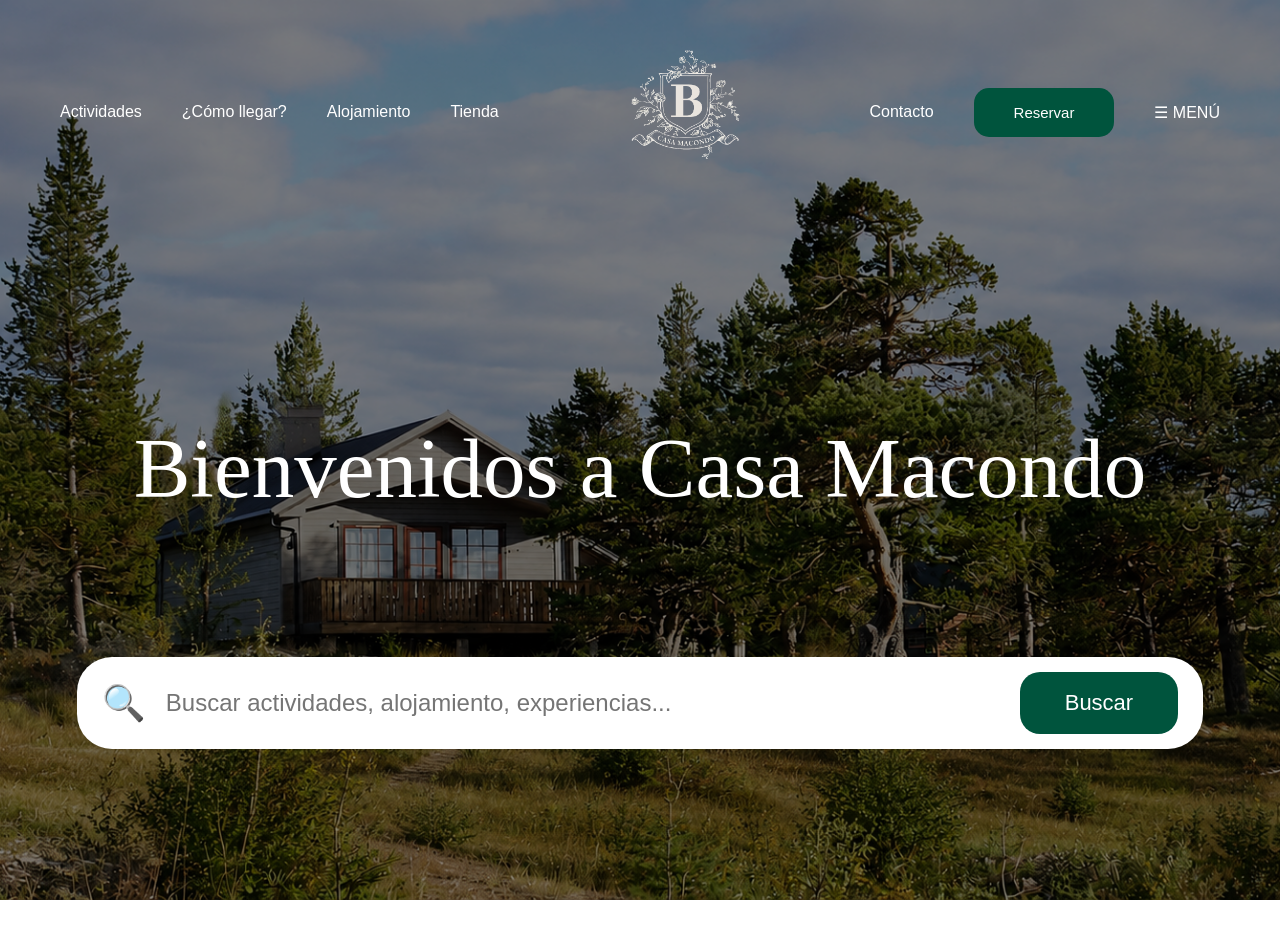
<file: pagina/Index.html>
<!DOCTYPE html>
<html lang="es">
<head>
    <meta charset="UTF-8">
    <meta name="viewport" content="width=device-width, initial-scale=1.0">
    <title>Casa Macondo</title>
    <link rel="stylesheet" href="css/inicio.css">
</head>
<body>

    <section class="hero">

        <div class="overlay"></div>

        <header>

            <nav class="nav-left">
                <a href="#">Actividades</a>
                <a href="#">¿Cómo llegar?</a>
                <a href="#">Alojamiento</a>
                <a href="#">Tienda</a>
            </nav>

            <div class="logo">
                <img src="css/LogoGrande.png">
            </div>

            <nav class="nav-right">
                <a href="#">Contacto</a>

                <button class="btn-reservar">
                    Reservar
                </button>

                <a href="#">☰ MENÚ</a>
            </nav>

        </header>

        <div class="contenido">

            <h1>
                Bienvenidos a Casa Macondo
            </h1>

            <div class="buscador">

                <span class="icono">
                    🔍
                </span>

                <input
                    type="text"
                    placeholder="Buscar actividades, alojamiento, experiencias..."
                >

                <button>
                    Buscar
                </button>

            </div>

        </div>

    </section>

</body>
</html>
</file>
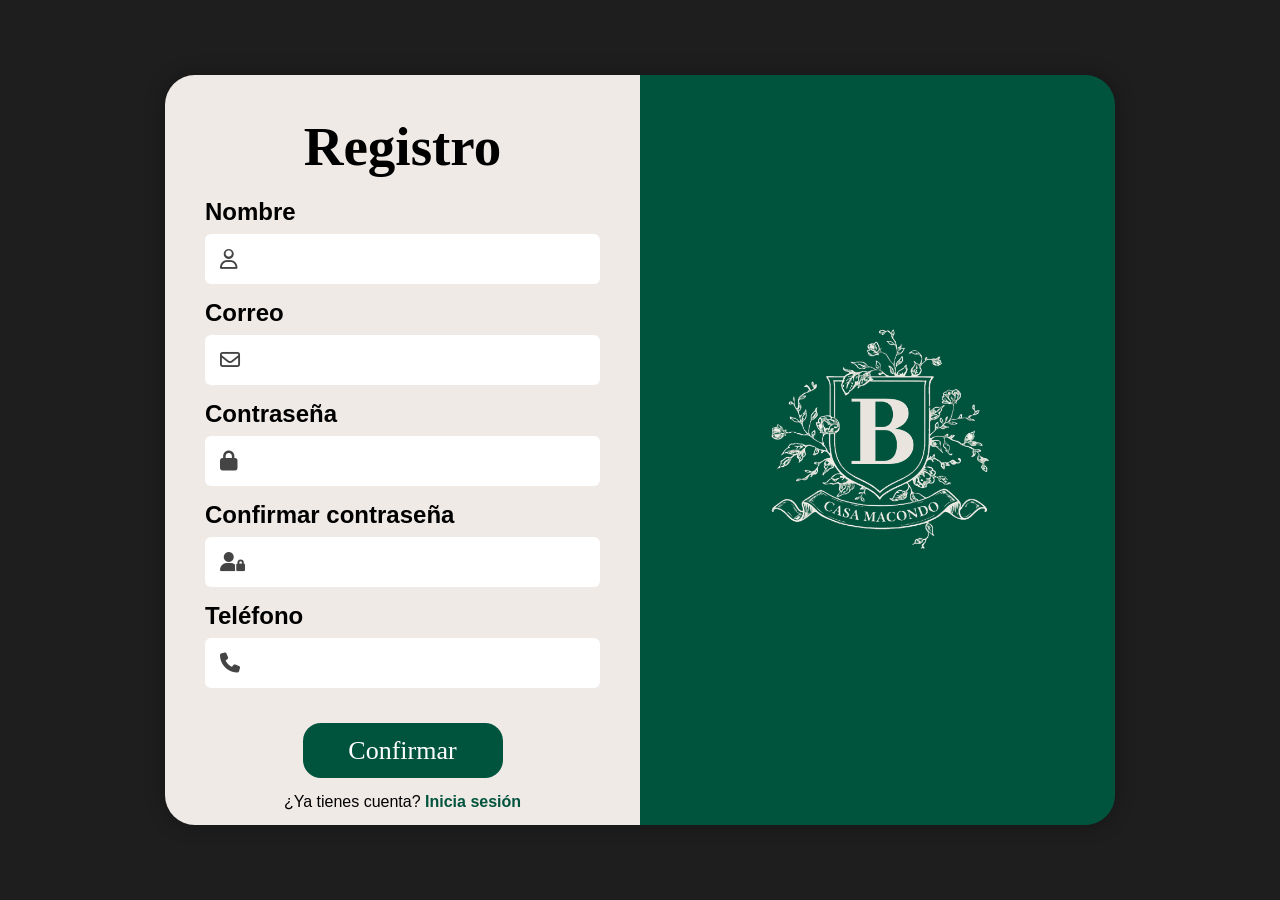
<file: pagina/registro.html>
<!DOCTYPE html>
<html lang="es">

<head>
    <meta charset="UTF-8">
    <meta name="viewport" content="width=device-width, initial-scale=1.0">
    <title>Registro - Casa Macondo</title>

    <link rel="stylesheet" href="css/registro.css">

    <!-- ICONOS -->
    <link rel="stylesheet"
        href="https://cdnjs.cloudflare.com/ajax/libs/font-awesome/6.5.1/css/all.min.css">
</head>

<body>

    <div class="contenedor">

        <!-- FORMULARIO -->
        <div class="formulario">

            <h1>Registro</h1>

            <label>Nombre</label>
            <div class="input-box">
                <i class="fa-regular fa-user"></i>
                <input type="text">
            </div>

            <label>Correo</label>
            <div class="input-box">
                <i class="fa-regular fa-envelope"></i>
                <input type="email">
            </div>

            <label>Contraseña</label>
            <div class="input-box">
                <i class="fa-solid fa-lock"></i>
                <input type="password">
            </div>

            <label>Confirmar contraseña</label>
            <div class="input-box">
                <i class="fa-solid fa-user-lock"></i>
                <input type="password">
            </div>

            <label>Teléfono</label>
            <div class="input-box">
                <i class="fa-solid fa-phone"></i>
                <input type="text">
            </div>

            <button class="btn">
                Confirmar
            </button>

            <p class="login-link">
                ¿Ya tienes cuenta?
                <a href="#">Inicia sesión</a>
            </p>

        </div>

        <!-- LOGO -->
        <div class="panel-logo">

            <img src="css/LogoGrande.png" alt="Casa Macondo">

        </div>

    </div>

</body>

</html>
</file>
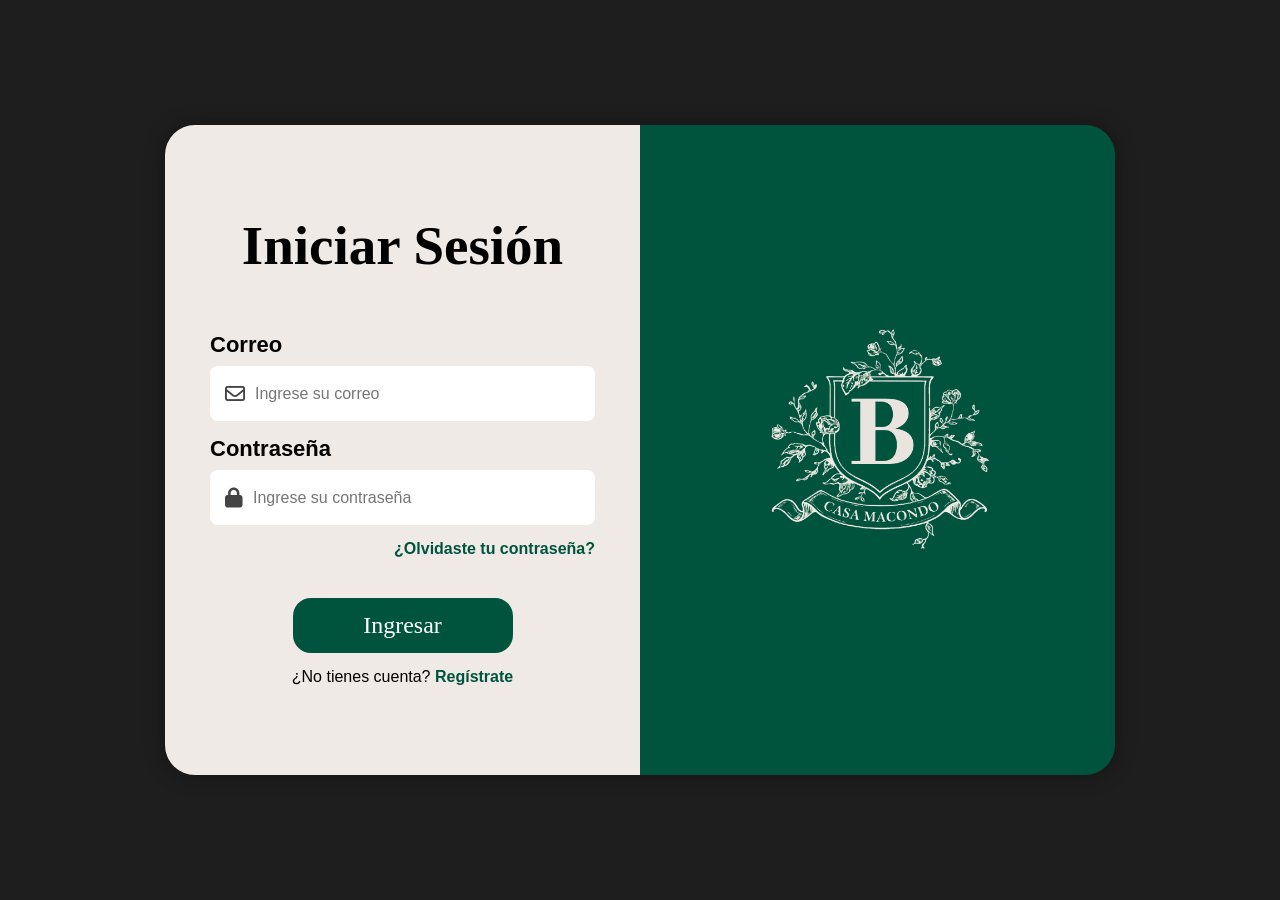
<file: pagina/sesion.html>
<!DOCTYPE html>
<html lang="es">

<head>
    <meta charset="UTF-8">
    <meta name="viewport" content="width=device-width, initial-scale=1.0">
    <title>Iniciar Sesión - Casa Macondo</title>

    <link rel="stylesheet" href="css/sesion.css">

    <link rel="stylesheet"
        href="https://cdnjs.cloudflare.com/ajax/libs/font-awesome/6.5.1/css/all.min.css">
</head>

<body>

    <div class="contenedor">

        <div class="formulario">

            <h1>Iniciar Sesión</h1>

            <label>Correo</label>

            <div class="input-box">
                <i class="fa-regular fa-envelope"></i>
                <input type="email" placeholder="Ingrese su correo">
            </div>

            <label>Contraseña</label>

            <div class="input-box">
                <i class="fa-solid fa-lock"></i>
                <input type="password" placeholder="Ingrese su contraseña">
            </div>

            <a href="#" class="olvide">
                ¿Olvidaste tu contraseña?
            </a>

            <button class="btn">
                Ingresar
            </button>

            <p class="registro-link">
                ¿No tienes cuenta?
                <a href="registro.html">Regístrate</a>
            </p>

        </div>

        <div class="panel-logo">

            <img src="css/LogoGrande.png" alt="Casa Macondo">

        </div>

    </div>

</body>

</html>
</file>
<file: pagina/css/inicio.css>
*{
    margin:0;
    padding:0;
    box-sizing:border-box;
}

body{
    font-family: Arial, Helvetica, sans-serif;
}

/* HERO */

.hero{
    height:100vh;

    background-image:url("fondoinicio.png");
    background-size: cover;
    background-position:center;
    background-repeat:no-repeat;

    background-attachment:fixed;
    position:relative;
}

/* CAPA OSCURA */

.overlay{
    position:absolute;

    top:0;
    left:0;

    width:100%;
    height:100%;

    background:rgba(0,0,0,.45);

    z-index:1;
}

/* HEADER */

header{
    position:relative;
    z-index:2;

    display:flex;
    justify-content:space-between;
    align-items:center;

    padding:35px 60px;
}

.nav-left,
.nav-right{
    display:flex;
    align-items:center;
    gap:40px;
}

header a{
    color:white;
    text-decoration:none;
    font-size:16px;
}

.logo img{
    height:150px;
    width:auto;
}

.btn-reservar{
    border:none;

    background:#00543d;

    color:white;

    padding:16px 40px;

    border-radius:15px;

    cursor:pointer;

    font-size:15px;
}

/* CONTENIDO */

.contenido{
    position:relative;
    z-index:2;

    height:80%;

    display:flex;
    flex-direction:column;

    justify-content:center;
    align-items:center;
}

.contenido h1{
    color:white;

    font-family:Georgia, serif;

    font-size:85px;

    font-weight:normal;

    text-align:center;

    margin-bottom:140px;
}

/* BUSCADOR */

.buscador{
    width:88%;
    max-width:1350px;

    background:white;

    border-radius:35px;

    display:flex;
    align-items:center;

    padding:15px 25px;
}

.icono{
    font-size:35px;

    margin-right:20px;
}

.buscador input{
    flex:1;

    border:none;

    outline:none;

    font-size:24px;
}

.buscador button{
    border:none;

    background:#00543d;

    color:white;

    font-size:22px;

    padding:18px 45px;

    border-radius:20px;

    cursor:pointer;
}

/* RESPONSIVE */

@media(max-width:1000px){

    header{
        flex-direction:column;
        gap:20px;
    }

    .contenido h1{
        font-size:50px;
        margin-bottom:80px;
    }

    .buscador{
        flex-direction:column;
        gap:15px;
    }

    .buscador input{
        width:100%;
    }

    .buscador button{
        width:100%;
    }

}
</file>
<file: pagina/css/registro.css>
*{
    margin:0;
    padding:0;
    box-sizing:border-box;
}

body{
    min-height:100vh;

    display:flex;
    justify-content:center;
    align-items:center;

    background:#1E1E1E;

    font-family:Arial, Helvetica, sans-serif;
}

.contenedor{

    width:950px;
    height:750px;

    display:flex;

    border-radius:30px;
    overflow:hidden;

    box-shadow:0 0 20px rgba(0,0,0,.3);
}

/* IZQUIERDA */

.formulario{

    width:50%;

    background:#F0EAE7;

    padding:40px;
}

.formulario h1{

    text-align:center;

    font-size:55px;

    margin-bottom:20px;

    font-family:Georgia, serif;
}

.formulario label{

    display:block;

    margin-top:15px;
    margin-bottom:8px;

    font-weight:bold;

    font-size:24px;
}

.input-box{

    background:white;

    height:50px;

    display:flex;
    align-items:center;

    padding:0 15px;

    border-radius:6px;
}

.input-box i{

    font-size:20px;

    color:#444;
}

.input-box input{

    width:100%;

    border:none;
    outline:none;

    margin-left:10px;

    font-size:16px;

    background:transparent;
}

/* BOTON */

.btn{

    width:200px;
    height:55px;

    display:block;

    margin:35px auto 15px;

    border:none;

    border-radius:18px;

    background:#00543D;

    color:white;

    font-size:26px;

    font-family:Georgia, serif;

    cursor:pointer;

    transition:.3s;
}

.btn:hover{

    transform:scale(1.03);
}

/* LOGIN */

.login-link{

    text-align:center;

    margin-top:15px;

    font-size:16px;
}

.login-link a{

    color:#00543D;

    font-weight:bold;

    text-decoration:none;
}

/* DERECHA */

.panel-logo{

    width:50%;

    background:#00543D;

    display:flex;
    justify-content:center;
    align-items:center;
}

.panel-logo img{

    width:300px;

    max-width:80%;
}
</file>
<file: pagina/css/sesion.css>
*{
    margin:0;
    padding:0;
    box-sizing:border-box;
}

body{

    min-height:100vh;

    display:flex;
    justify-content:center;
    align-items:center;

    background:#1E1E1E;

    font-family:Arial, Helvetica, sans-serif;
}

.contenedor{

    width:950px;
    height:650px;

    display:flex;

    border-radius:30px;
    overflow:hidden;

    box-shadow:0 0 20px rgba(0,0,0,.35);
}

/* FORMULARIO */

.formulario{

    width:50%;

    background:#F0EAE7;

    padding:60px 45px;

    display:flex;
    flex-direction:column;
    justify-content:center;
}

.formulario h1{

    text-align:center;

    font-size:55px;

    margin-bottom:40px;

    font-family:Georgia, serif;
}

.formulario label{

    font-size:22px;

    font-weight:bold;

    margin-bottom:8px;
    margin-top:15px;
}

.input-box{

    height:55px;

    background:white;

    border-radius:8px;

    display:flex;
    align-items:center;

    padding:0 15px;
}

.input-box i{

    color:#444;

    font-size:20px;
}

.input-box input{

    width:100%;

    border:none;
    outline:none;

    margin-left:10px;

    font-size:16px;

    background:transparent;
}

.olvide{

    margin-top:15px;

    text-decoration:none;

    color:#00543D;

    font-weight:bold;

    text-align:right;
}

.btn{

    width:220px;
    height:55px;

    margin:40px auto 15px;

    border:none;

    border-radius:18px;

    background:#00543D;

    color:white;

    font-size:24px;

    font-family:Georgia, serif;

    cursor:pointer;

    transition:.3s;
}

.btn:hover{

    transform:scale(1.03);
}

/* REGISTRO */

.registro-link{

    text-align:center;

    font-size:16px;
}

.registro-link a{

    text-decoration:none;

    color:#00543D;

    font-weight:bold;
}

/* PANEL DERECHO */

.panel-logo{

    width:50%;

    background:#00543D;

    display:flex;
    justify-content:center;
    align-items:center;
}

.panel-logo img{

    width:300px;

    max-width:80%;
}
</file>
